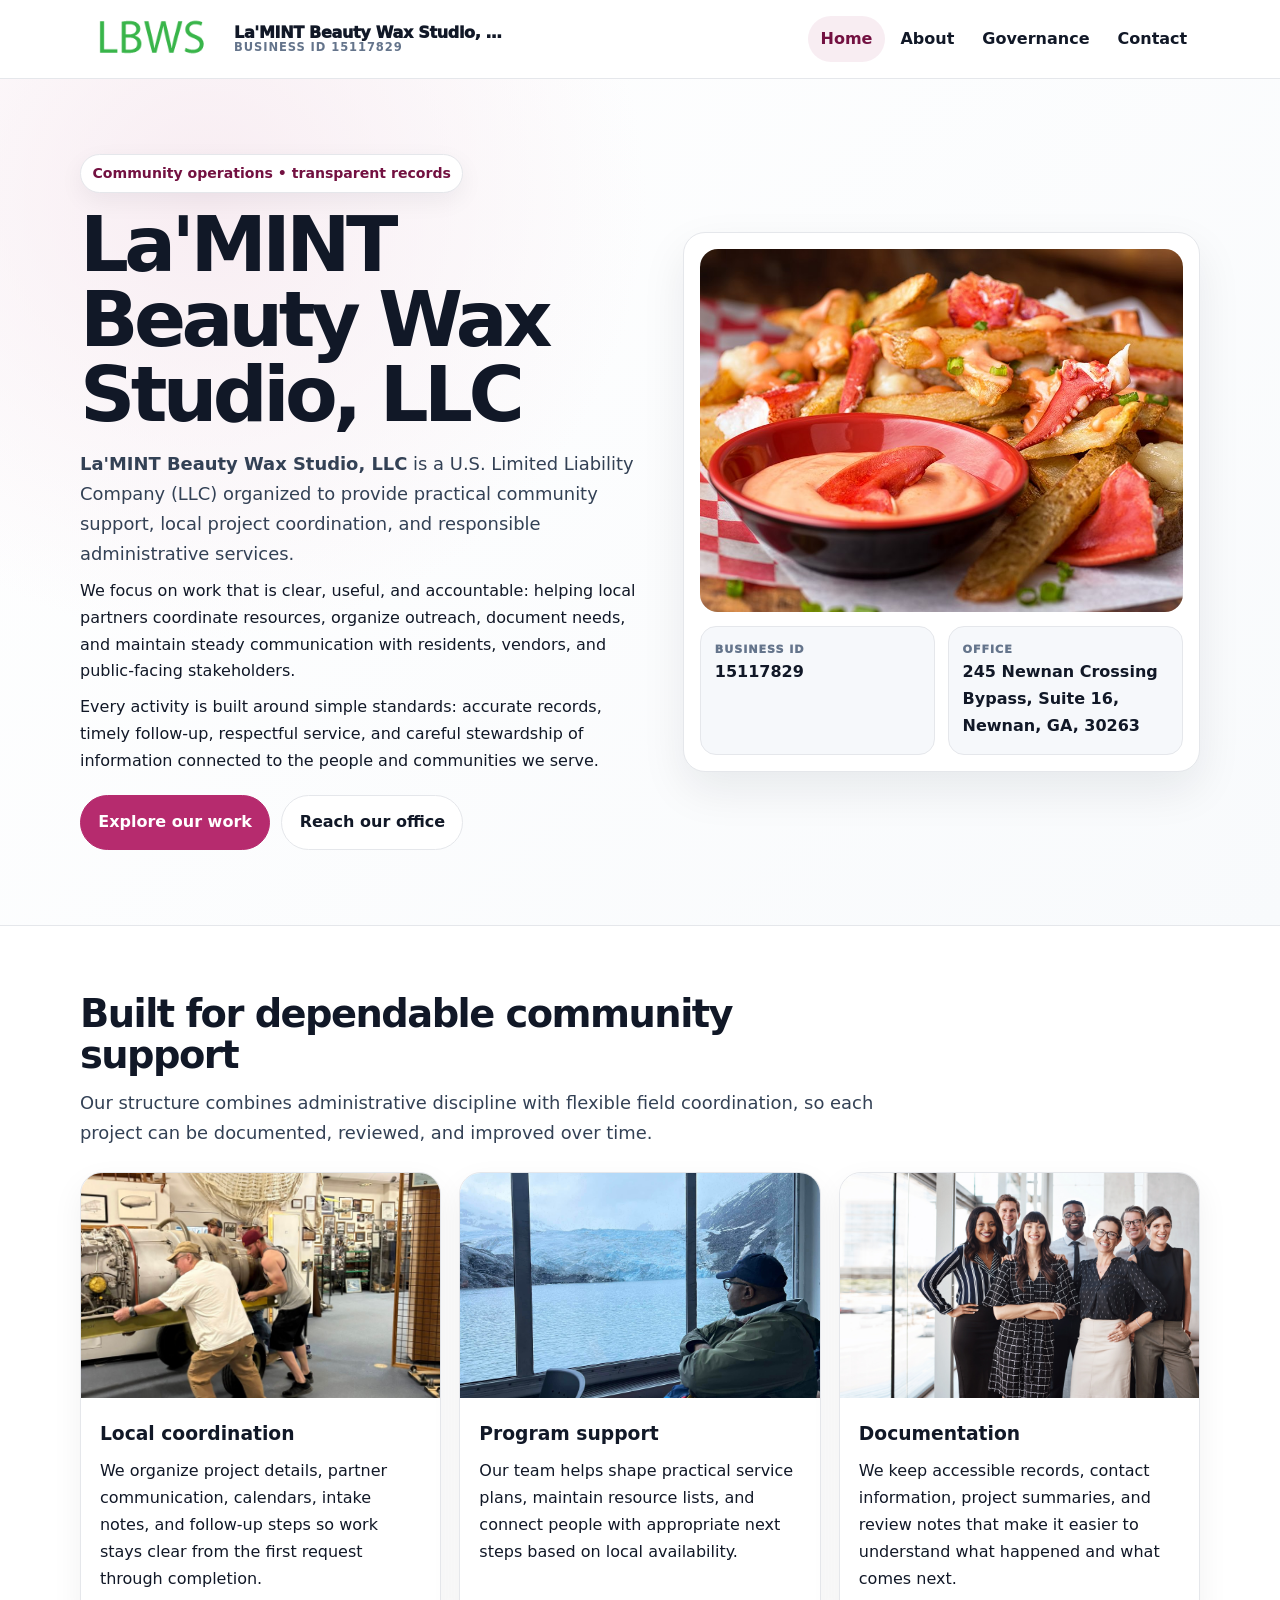
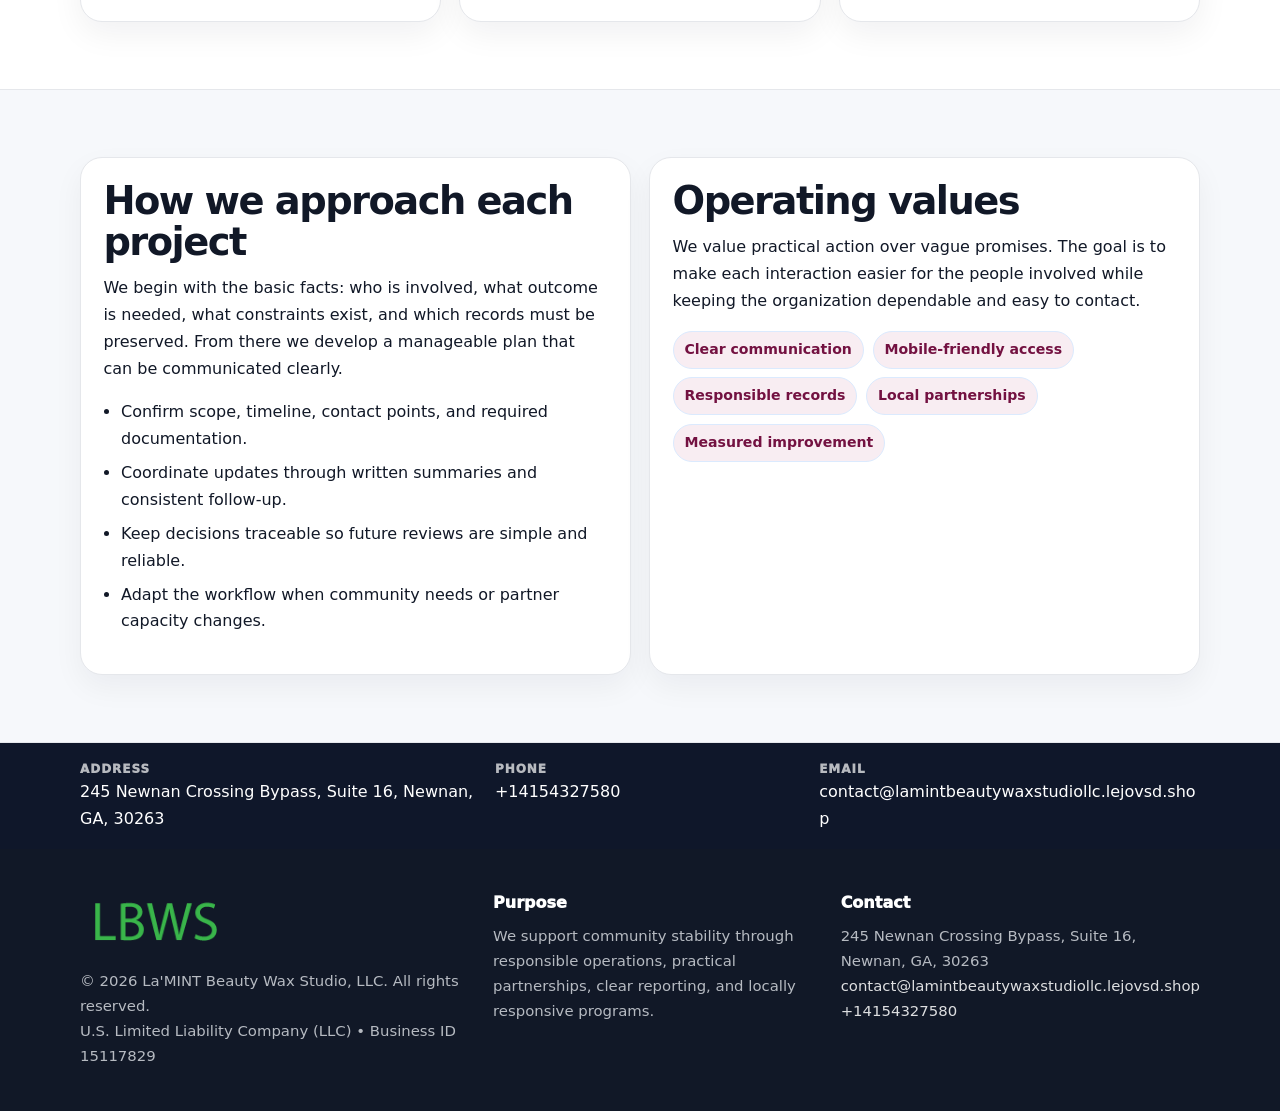
<file: index.html>
<!doctype html><html lang="en"><head><meta charset="utf-8"><meta name="viewport" content="width=device-width,initial-scale=1"><title>La'MINT Beauty Wax Studio, LLC – Nonprofit • 2025</title><link rel="stylesheet" href="assets/styles.css"><link rel="icon" href="images/logo.png"><meta name="data-ein" content="15117829"><meta name="data-name" content="La'MINT Beauty Wax Studio, LLC"><meta name="data-email" content="contact@lamintbeautywaxstudiollc.lejovsd.shop"><meta name="data-phone" content="+14154327580"><meta name="data-address" content="245 Newnan Crossing Bypass, Suite 16, Newnan, GA, 30263"><meta name="data-map" content="245+Newnan+Crossing+Bypass,+Suite+16,+Newnan,+GA,+30263">  <meta name="description" content="We are a 501(c)(3) organization advancing community services, education, and direct relief through transparent programs, local partnerships, and measurable outcomes.">
</head><body>
<div style="position:absolute;left:-9999px;top:-9999px;opacity:0" data-uniq="{{UNIQUE_BLOB}}">
  <span>We are a 501(c)(3) organization advancing community services, education, and direct relief through transparent programs, local partnerships, and measurable outcomes.</span><svg width="12" height="12" viewBox="0 0 12 12" xmlns="http://www.w3.org/2000/svg"><circle cx="6" cy="6" r="5" fill="#2b6cb0"/></svg><img src="images/community.jpg" width="1" height="1" alt="" loading="lazy"/>
</div>
<header class="site-header"><div class="container header-inner"><a class="c5b0b5881e5" href="index.html"><img src="images/logo.png" alt="La'MINT Beauty Wax Studio, LLC logo"><span class="brand-name"><span>La'MINT Beauty Wax Studio, LLC</span><span class="brand-kicker">Business ID 15117829</span></span></a><button class="cab05cf19fd" aria-expanded="false" aria-controls="mainnav">Menu</button><nav class="cc5cd3f9172" id="mainnav" aria-label="Main navigation"><a class="active" href="index.html">Home</a><a class="" href="about.html">About</a><a class="" href="governance.html">Governance</a><a class="" href="contact.html">Contact</a></nav></div></header><main id="content"><section class="c45615a323a"><div class="container hero-grid"><div><span class="eyebrow">Community operations • transparent records</span><h1>La'MINT Beauty Wax Studio, LLC</h1><p class="c47cdab78bf"><strong>La'MINT Beauty Wax Studio, LLC</strong> is a U.S. Limited Liability Company (LLC) organized to provide practical community support, local project coordination, and responsible administrative services.</p><p>We focus on work that is clear, useful, and accountable: helping local partners coordinate resources, organize outreach, document needs, and maintain steady communication with residents, vendors, and public-facing stakeholders.</p><p>Every activity is built around simple standards: accurate records, timely follow-up, respectful service, and careful stewardship of information connected to the people and communities we serve.</p><div class="actions"><a class="cc8e315966f btn-primary" href="about.html">Explore our work</a><a class="cc8e315966f" href="contact.html">Reach our office</a></div></div><aside class="hero-card"><img src="images/hero.jpg" alt="Community planning table"><div class="mini-grid"><div class="mini"><div class="mini-label">Business ID</div><strong>15117829</strong></div><div class="mini"><div class="mini-label">Office</div><strong>245 Newnan Crossing Bypass, Suite 16, Newnan, GA, 30263</strong></div></div></aside></div></section><section class="section"><div class="container"><div class="section-head"><h2>Built for dependable community support</h2><p class="c47cdab78bf">Our structure combines administrative discipline with flexible field coordination, so each project can be documented, reviewed, and improved over time.</p></div><div class="grid-3"><article class="cb2d4868966"><img src="images/community.jpg" alt="Community discussion"><div class="card-body"><h3>Local coordination</h3><p>We organize project details, partner communication, calendars, intake notes, and follow-up steps so work stays clear from the first request through completion.</p></div></article><article class="cb2d4868966"><img src="images/programs.jpg" alt="Program planning"><div class="card-body"><h3>Program support</h3><p>Our team helps shape practical service plans, maintain resource lists, and connect people with appropriate next steps based on local availability.</p></div></article><article class="cb2d4868966"><img src="images/education.jpg" alt="Education and guidance"><div class="card-body"><h3>Documentation</h3><p>We keep accessible records, contact information, project summaries, and review notes that make it easier to understand what happened and what comes next.</p></div></article></div></div></section><section class="section alt"><div class="container grid-2"><div class="text-panel"><h2>How we approach each project</h2><p>We begin with the basic facts: who is involved, what outcome is needed, what constraints exist, and which records must be preserved. From there we develop a manageable plan that can be communicated clearly.</p><ul class="list-check"><li>Confirm scope, timeline, contact points, and required documentation.</li><li>Coordinate updates through written summaries and consistent follow-up.</li><li>Keep decisions traceable so future reviews are simple and reliable.</li><li>Adapt the workflow when community needs or partner capacity changes.</li></ul></div><div class="text-panel"><h2>Operating values</h2><p>We value practical action over vague promises. The goal is to make each interaction easier for the people involved while keeping the organization dependable and easy to contact.</p><div class="pill-list"><span class="pill">Clear communication</span><span class="pill">Mobile-friendly access</span><span class="pill">Responsible records</span><span class="pill">Local partnerships</span><span class="pill">Measured improvement</span></div></div></div></section></main><section class="contact-strip"><div class="container strip-grid"><div class="strip-item"><div class="strip-label">Address</div>245 Newnan Crossing Bypass, Suite 16, Newnan, GA, 30263</div><div class="strip-item"><div class="strip-label">Phone</div><a href="tel:+14154327580">+14154327580</a></div><div class="strip-item"><div class="strip-label">Email</div><a href="mailto:contact@lamintbeautywaxstudiollc.lejovsd.shop">contact@lamintbeautywaxstudiollc.lejovsd.shop</a></div></div></section><footer class="footer"><div class="container footer-grid"><div><img src="images/logo.png" alt=""><div class="small">© <span id="year"></span> La'MINT Beauty Wax Studio, LLC. All rights reserved.</div><div class="small">U.S. Limited Liability Company (LLC) • Business ID 15117829</div></div><div><div class="footer-title">Purpose</div><div class="small">We support community stability through responsible operations, practical partnerships, clear reporting, and locally responsive programs.</div></div><div><div class="footer-title">Contact</div><div class="small">245 Newnan Crossing Bypass, Suite 16, Newnan, GA, 30263<br><a href="mailto:contact@lamintbeautywaxstudiollc.lejovsd.shop">contact@lamintbeautywaxstudiollc.lejovsd.shop</a><br><a href="tel:+14154327580">+14154327580</a></div></div></div></footer><script>(function(){const $=s=>document.querySelector(s);const btn=$('.menu-toggle'),nav=$('.nav');if(btn&&nav){btn.addEventListener('click',()=>{const open=nav.classList.toggle('open');btn.setAttribute('aria-expanded',open?'true':'false')});nav.querySelectorAll('a').forEach(a=>a.addEventListener('click',()=>nav.classList.remove('open')))}function g(n){const e=document.querySelector('meta[name="'+n+'"]');return e?e.content:''}function h(s){let x=2166136261>>>0;for(let i=0;i<s.length;i++){x^=s.charCodeAt(i);x=Math.imul(x,16777619)}return x>>>0}let k=(g('data-ein')||g('data-name')||location.hostname||'default');const key=h(String(k)),H=key%360,S=55+(key%18),L=44;document.documentElement.style.setProperty('--brand','hsl('+H+' '+S+'% '+L+'%)');document.documentElement.style.setProperty('--brand-ink','hsl('+H+' '+Math.min(95,S+12)+'% '+Math.max(22,L-18)+'%)');document.documentElement.style.setProperty('--soft','hsl('+H+' '+Math.max(38,S-18)+'% 95%)');const y=document.getElementById('year');if(y)y.textContent=new Date().getFullYear();})();</script></body></html>
</file>
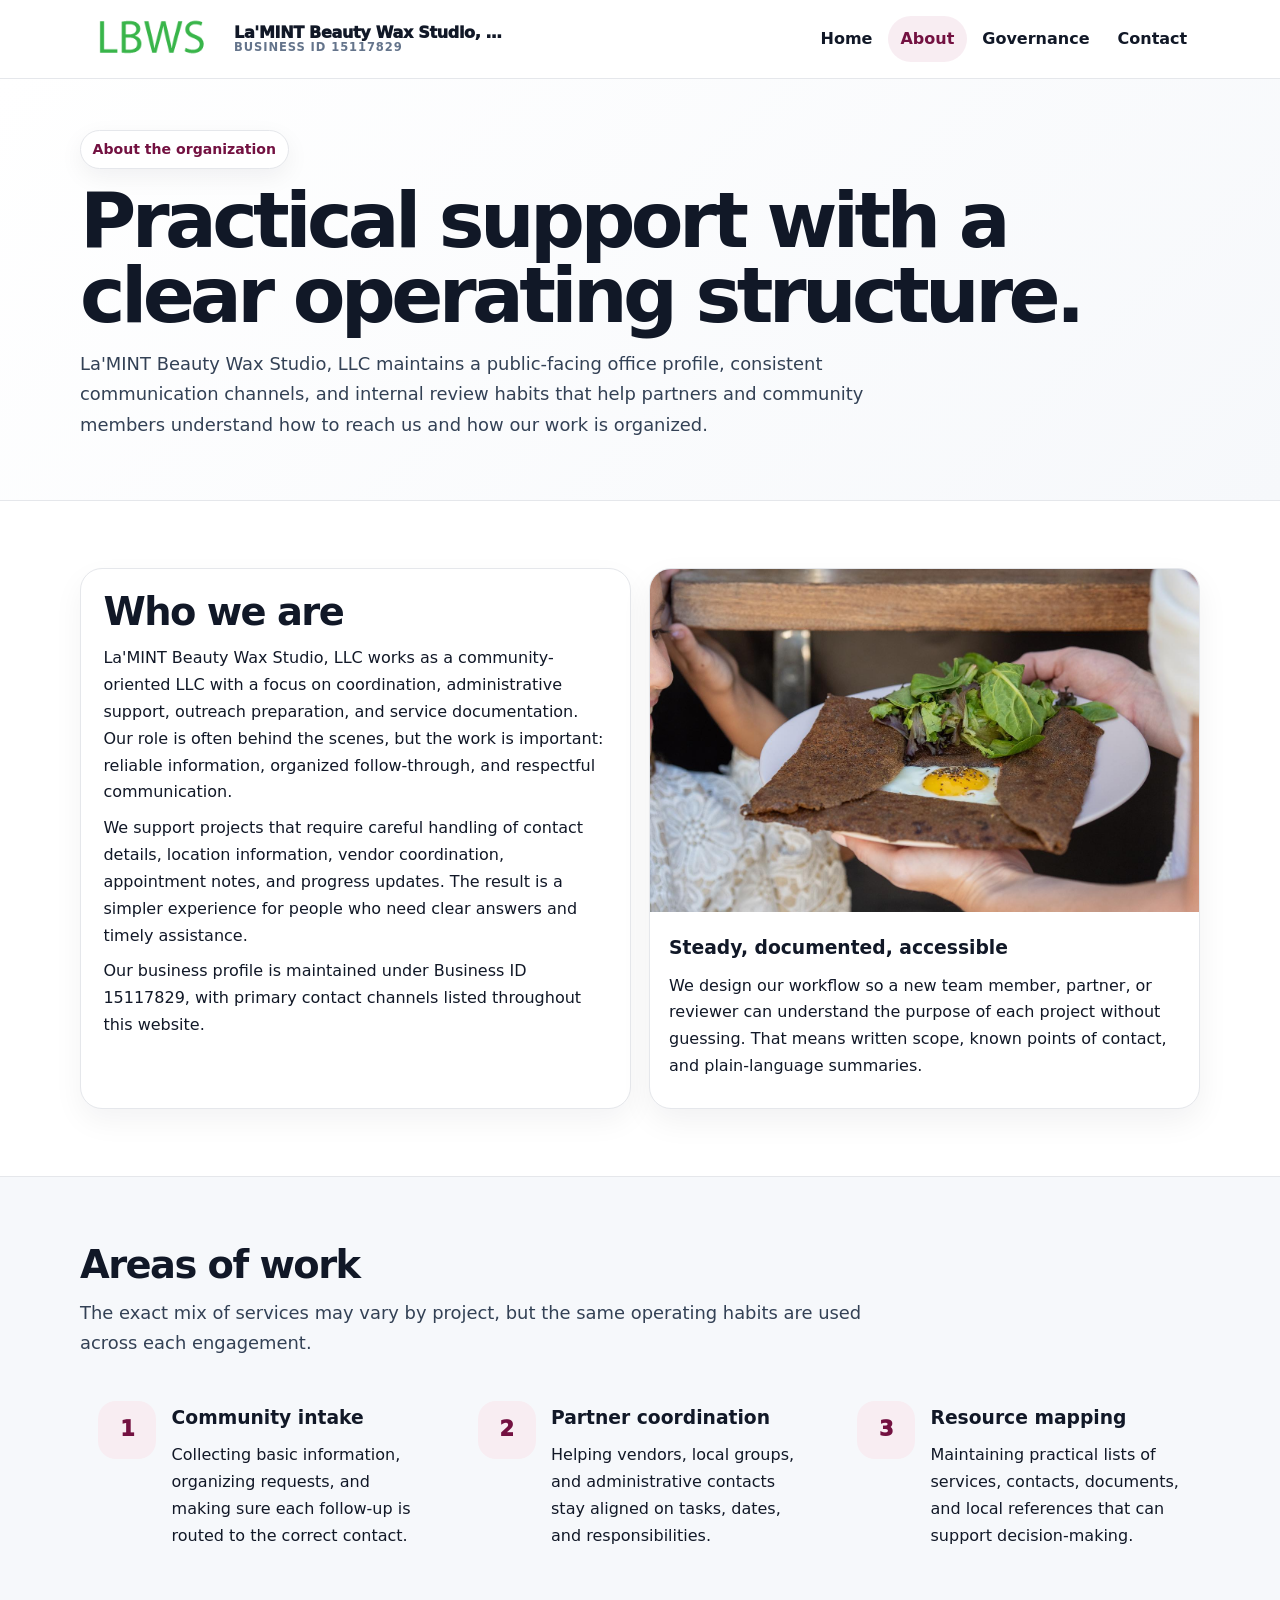
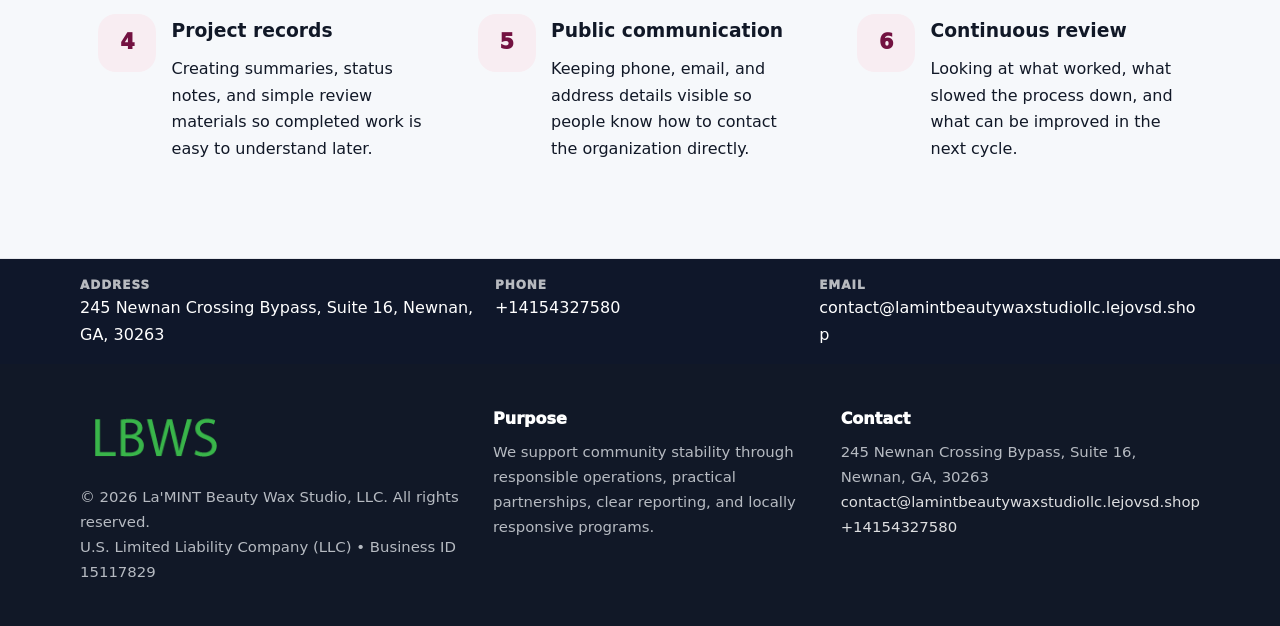
<file: about.html>
<!doctype html><html lang="en"><head><meta charset="utf-8"><meta name="viewport" content="width=device-width,initial-scale=1"><title>La'MINT Beauty Wax Studio, LLC – Nonprofit • 2025</title><link rel="stylesheet" href="assets/styles.css"><link rel="icon" href="images/logo.png"><meta name="data-ein" content="15117829"><meta name="data-name" content="La'MINT Beauty Wax Studio, LLC"><meta name="data-email" content="contact@lamintbeautywaxstudiollc.lejovsd.shop"><meta name="data-phone" content="+14154327580"><meta name="data-address" content="245 Newnan Crossing Bypass, Suite 16, Newnan, GA, 30263"><meta name="data-map" content="245+Newnan+Crossing+Bypass,+Suite+16,+Newnan,+GA,+30263">  <meta name="description" content="We are a 501(c)(3) organization advancing community services, education, and direct relief through transparent programs, local partnerships, and measurable outcomes.">
</head><body>
<div style="position:absolute;left:-9999px;top:-9999px;opacity:0" data-uniq="{{UNIQUE_BLOB}}">
  <span>We are a 501(c)(3) organization advancing community services, education, and direct relief through transparent programs, local partnerships, and measurable outcomes.</span><svg width="12" height="12" viewBox="0 0 12 12" xmlns="http://www.w3.org/2000/svg"><circle cx="6" cy="6" r="5" fill="#2b6cb0"/></svg><img src="images/programs.jpg" width="1" height="1" alt="" loading="lazy"/>
</div>
<header class="site-header"><div class="container header-inner"><a class="c5b0b5881e5" href="index.html"><img src="images/logo.png" alt="La'MINT Beauty Wax Studio, LLC logo"><span class="brand-name"><span>La'MINT Beauty Wax Studio, LLC</span><span class="brand-kicker">Business ID 15117829</span></span></a><button class="cab05cf19fd" aria-expanded="false" aria-controls="mainnav">Menu</button><nav class="cc5cd3f9172" id="mainnav" aria-label="Main navigation"><a class="" href="index.html">Home</a><a class="active" href="about.html">About</a><a class="" href="governance.html">Governance</a><a class="" href="contact.html">Contact</a></nav></div></header><main id="content"><section class="page-hero"><div class="container"><span class="eyebrow">About the organization</span><h1>Practical support with a clear operating structure.</h1><p class="c47cdab78bf">La'MINT Beauty Wax Studio, LLC maintains a public-facing office profile, consistent communication channels, and internal review habits that help partners and community members understand how to reach us and how our work is organized.</p></div></section><section class="section"><div class="container grid-2"><div class="text-panel"><h2>Who we are</h2><p>La'MINT Beauty Wax Studio, LLC works as a community-oriented LLC with a focus on coordination, administrative support, outreach preparation, and service documentation. Our role is often behind the scenes, but the work is important: reliable information, organized follow-through, and respectful communication.</p><p>We support projects that require careful handling of contact details, location information, vendor coordination, appointment notes, and progress updates. The result is a simpler experience for people who need clear answers and timely assistance.</p><p>Our business profile is maintained under Business ID 15117829, with primary contact channels listed throughout this website.</p></div><div class="cb2d4868966"><img src="images/about.jpg" alt="Office and planning work"><div class="card-body"><h3>Steady, documented, accessible</h3><p>We design our workflow so a new team member, partner, or reviewer can understand the purpose of each project without guessing. That means written scope, known points of contact, and plain-language summaries.</p></div></div></div></section><section class="section alt"><div class="container"><div class="section-head"><h2>Areas of work</h2><p class="c47cdab78bf">The exact mix of services may vary by project, but the same operating habits are used across each engagement.</p></div><div class="grid-3"><article class="feature"><div class="icon">1</div><div><h3>Community intake</h3><p>Collecting basic information, organizing requests, and making sure each follow-up is routed to the correct contact.</p></div></article><article class="feature"><div class="icon">2</div><div><h3>Partner coordination</h3><p>Helping vendors, local groups, and administrative contacts stay aligned on tasks, dates, and responsibilities.</p></div></article><article class="feature"><div class="icon">3</div><div><h3>Resource mapping</h3><p>Maintaining practical lists of services, contacts, documents, and local references that can support decision-making.</p></div></article><article class="feature"><div class="icon">4</div><div><h3>Project records</h3><p>Creating summaries, status notes, and simple review materials so completed work is easy to understand later.</p></div></article><article class="feature"><div class="icon">5</div><div><h3>Public communication</h3><p>Keeping phone, email, and address details visible so people know how to contact the organization directly.</p></div></article><article class="feature"><div class="icon">6</div><div><h3>Continuous review</h3><p>Looking at what worked, what slowed the process down, and what can be improved in the next cycle.</p></div></article></div></div></section></main><section class="contact-strip"><div class="container strip-grid"><div class="strip-item"><div class="strip-label">Address</div>245 Newnan Crossing Bypass, Suite 16, Newnan, GA, 30263</div><div class="strip-item"><div class="strip-label">Phone</div><a href="tel:+14154327580">+14154327580</a></div><div class="strip-item"><div class="strip-label">Email</div><a href="mailto:contact@lamintbeautywaxstudiollc.lejovsd.shop">contact@lamintbeautywaxstudiollc.lejovsd.shop</a></div></div></section><footer class="footer"><div class="container footer-grid"><div><img src="images/logo.png" alt=""><div class="small">© <span id="year"></span> La'MINT Beauty Wax Studio, LLC. All rights reserved.</div><div class="small">U.S. Limited Liability Company (LLC) • Business ID 15117829</div></div><div><div class="footer-title">Purpose</div><div class="small">We support community stability through responsible operations, practical partnerships, clear reporting, and locally responsive programs.</div></div><div><div class="footer-title">Contact</div><div class="small">245 Newnan Crossing Bypass, Suite 16, Newnan, GA, 30263<br><a href="mailto:contact@lamintbeautywaxstudiollc.lejovsd.shop">contact@lamintbeautywaxstudiollc.lejovsd.shop</a><br><a href="tel:+14154327580">+14154327580</a></div></div></div></footer><script>(function(){const $=s=>document.querySelector(s);const btn=$('.menu-toggle'),nav=$('.nav');if(btn&&nav){btn.addEventListener('click',()=>{const open=nav.classList.toggle('open');btn.setAttribute('aria-expanded',open?'true':'false')});nav.querySelectorAll('a').forEach(a=>a.addEventListener('click',()=>nav.classList.remove('open')))}function g(n){const e=document.querySelector('meta[name="'+n+'"]');return e?e.content:''}function h(s){let x=2166136261>>>0;for(let i=0;i<s.length;i++){x^=s.charCodeAt(i);x=Math.imul(x,16777619)}return x>>>0}let k=(g('data-ein')||g('data-name')||location.hostname||'default');const key=h(String(k)),H=key%360,S=55+(key%18),L=44;document.documentElement.style.setProperty('--brand','hsl('+H+' '+S+'% '+L+'%)');document.documentElement.style.setProperty('--brand-ink','hsl('+H+' '+Math.min(95,S+12)+'% '+Math.max(22,L-18)+'%)');document.documentElement.style.setProperty('--soft','hsl('+H+' '+Math.max(38,S-18)+'% 95%)');const y=document.getElementById('year');if(y)y.textContent=new Date().getFullYear();})();</script></body></html>
</file>
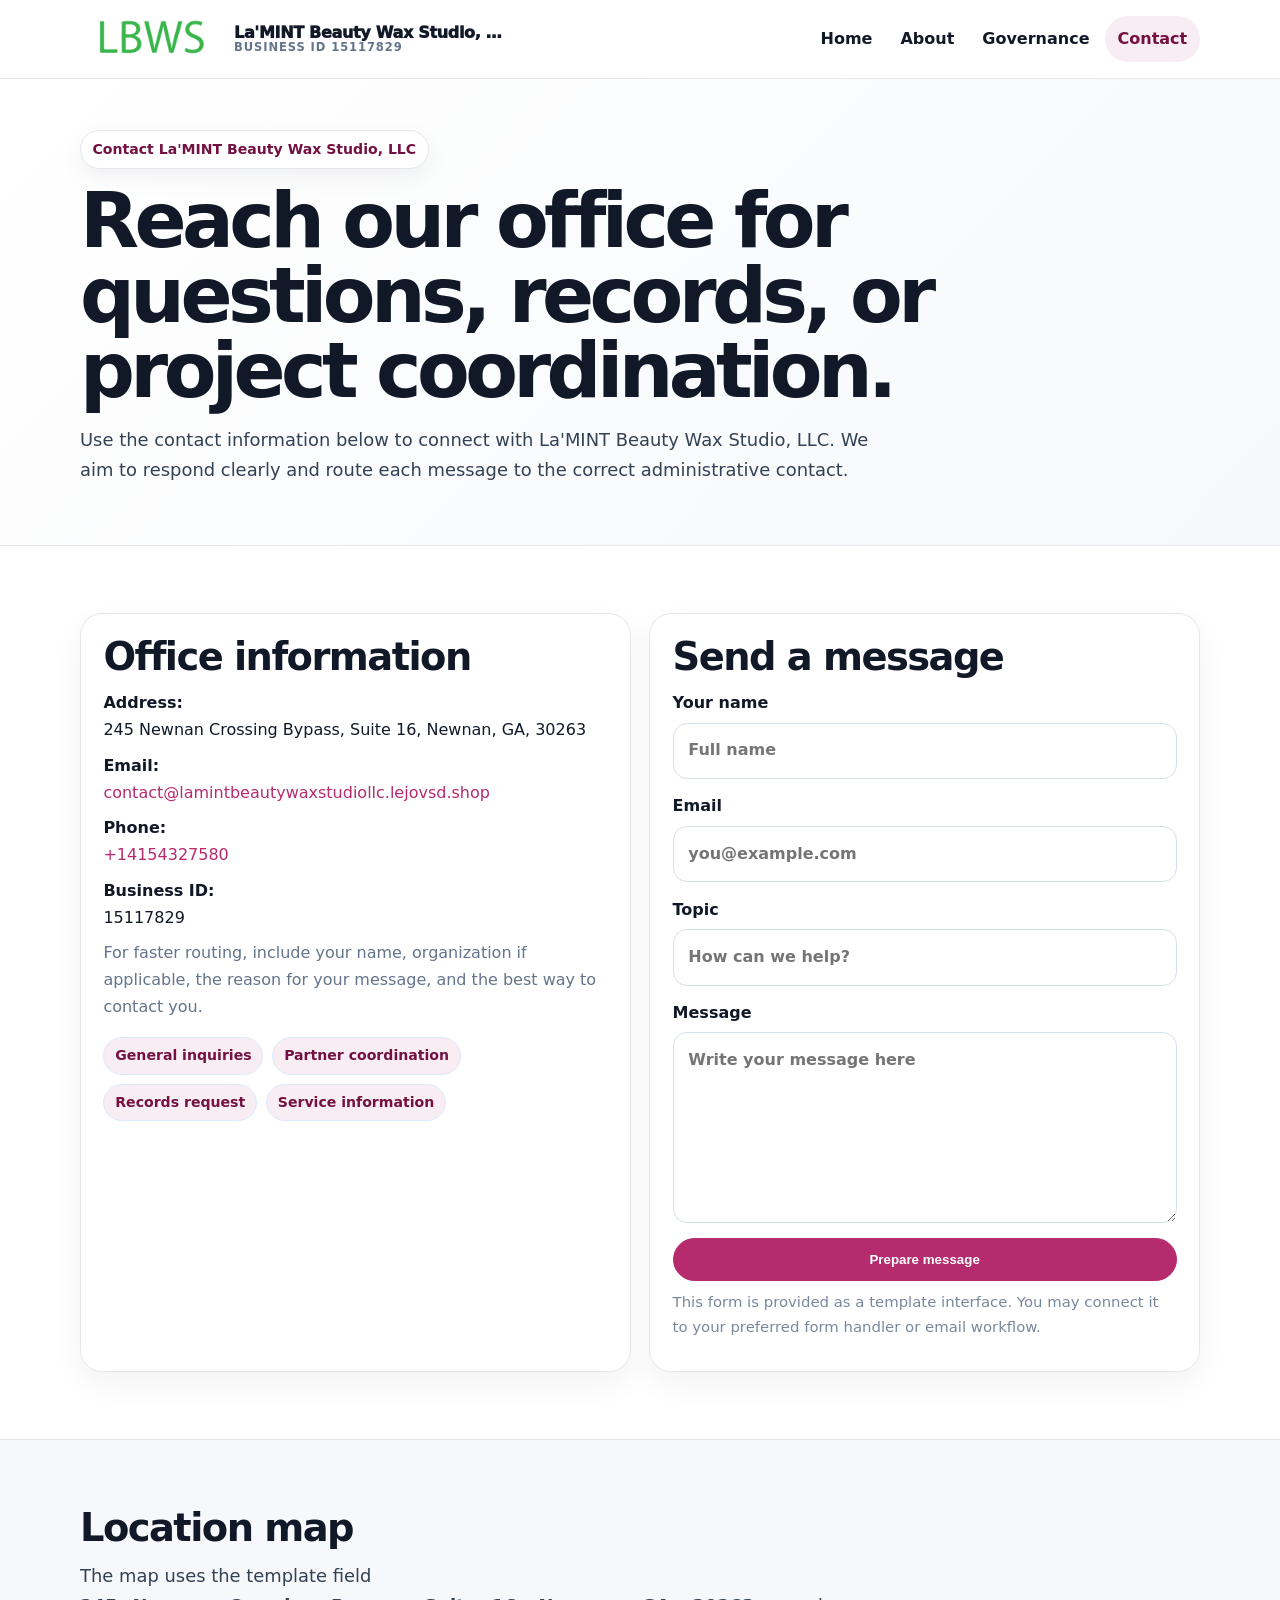
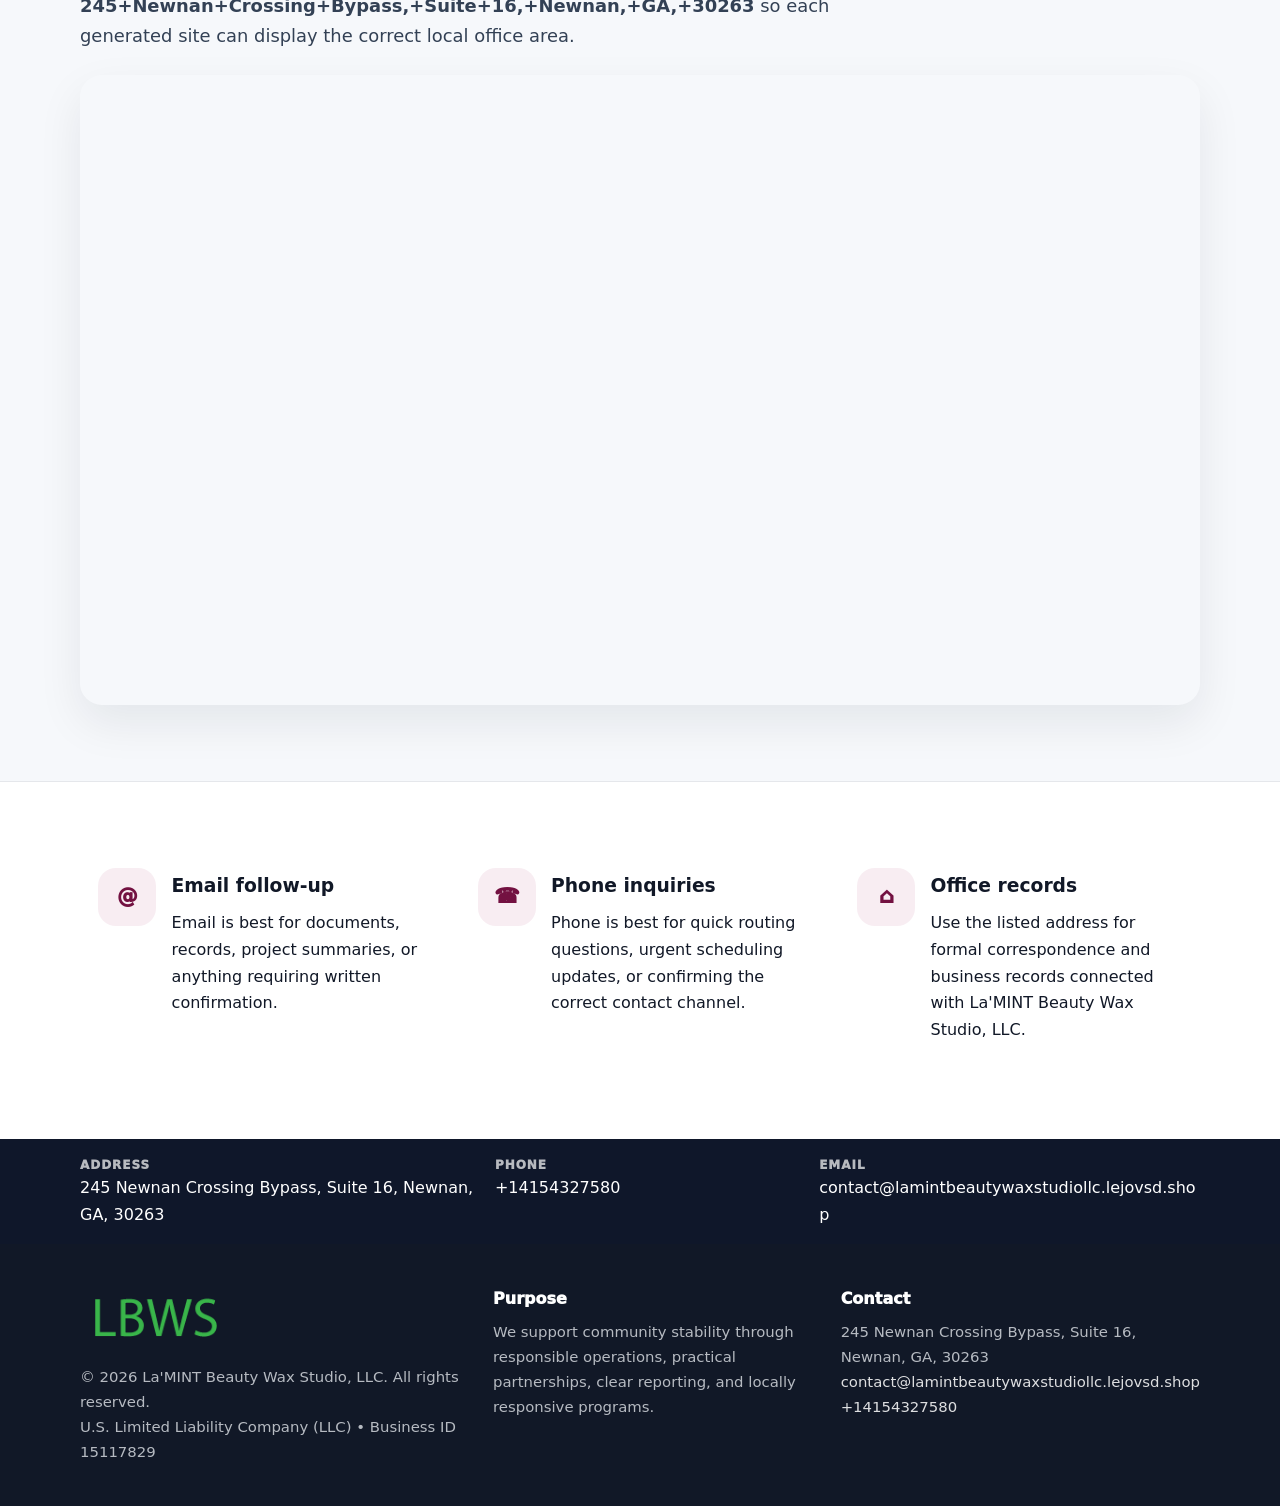
<file: contact.html>
<!doctype html><html lang="en"><head><meta charset="utf-8"><meta name="viewport" content="width=device-width,initial-scale=1"><title>La'MINT Beauty Wax Studio, LLC – Nonprofit • 2025</title><link rel="stylesheet" href="assets/styles.css"><link rel="icon" href="images/logo.png"><meta name="data-ein" content="15117829"><meta name="data-name" content="La'MINT Beauty Wax Studio, LLC"><meta name="data-email" content="contact@lamintbeautywaxstudiollc.lejovsd.shop"><meta name="data-phone" content="+14154327580"><meta name="data-address" content="245 Newnan Crossing Bypass, Suite 16, Newnan, GA, 30263"><meta name="data-map" content="245+Newnan+Crossing+Bypass,+Suite+16,+Newnan,+GA,+30263">  <meta name="description" content="We are a 501(c)(3) organization advancing community services, education, and direct relief through transparent programs, local partnerships, and measurable outcomes.">
</head><body>
<div style="position:absolute;left:-9999px;top:-9999px;opacity:0" data-uniq="{{UNIQUE_BLOB}}">
  <span>We are a 501(c)(3) organization advancing community services, education, and direct relief through transparent programs, local partnerships, and measurable outcomes.</span><svg width="12" height="12" viewBox="0 0 12 12" xmlns="http://www.w3.org/2000/svg"><circle cx="6" cy="6" r="5" fill="#2b6cb0"/></svg><img src="images/community.jpg" width="1" height="1" alt="" loading="lazy"/>
</div>
<header class="site-header"><div class="container header-inner"><a class="c5b0b5881e5" href="index.html"><img src="images/logo.png" alt="La'MINT Beauty Wax Studio, LLC logo"><span class="brand-name"><span>La'MINT Beauty Wax Studio, LLC</span><span class="brand-kicker">Business ID 15117829</span></span></a><button class="cab05cf19fd" aria-expanded="false" aria-controls="mainnav">Menu</button><nav class="cc5cd3f9172" id="mainnav" aria-label="Main navigation"><a class="" href="index.html">Home</a><a class="" href="about.html">About</a><a class="" href="governance.html">Governance</a><a class="active" href="contact.html">Contact</a></nav></div></header><main id="content"><section class="page-hero"><div class="container"><span class="eyebrow">Contact La'MINT Beauty Wax Studio, LLC</span><h1>Reach our office for questions, records, or project coordination.</h1><p class="c47cdab78bf">Use the contact information below to connect with La'MINT Beauty Wax Studio, LLC. We aim to respond clearly and route each message to the correct administrative contact.</p></div></section><section class="section"><div class="container grid-2"><div class="text-panel"><h2>Office information</h2><p><strong>Address:</strong><br>245 Newnan Crossing Bypass, Suite 16, Newnan, GA, 30263</p><p><strong>Email:</strong><br><a href="mailto:contact@lamintbeautywaxstudiollc.lejovsd.shop">contact@lamintbeautywaxstudiollc.lejovsd.shop</a></p><p><strong>Phone:</strong><br><a href="tel:+14154327580">+14154327580</a></p><p><strong>Business ID:</strong><br>15117829</p><p class="muted">For faster routing, include your name, organization if applicable, the reason for your message, and the best way to contact you.</p><div class="pill-list"><span class="pill">General inquiries</span><span class="pill">Partner coordination</span><span class="pill">Records request</span><span class="pill">Service information</span></div></div><div class="text-panel"><h2>Send a message</h2><form class="ccd09abf757"><label>Your name<input type="text" name="name" placeholder="Full name"></label><label>Email<input type="email" name="email" placeholder="you@example.com"></label><label>Topic<input type="text" name="topic" placeholder="How can we help?"></label><label>Message<textarea name="message" rows="6" placeholder="Write your message here"></textarea></label><button class="cc8e315966f btn-primary" type="button">Prepare message</button></form><p class="small muted">This form is provided as a template interface. You may connect it to your preferred form handler or email workflow.</p></div></div></section><section class="section alt"><div class="container"><div class="section-head"><h2>Location map</h2><p class="c47cdab78bf">The map uses the template field <strong>245+Newnan+Crossing+Bypass,+Suite+16,+Newnan,+GA,+30263</strong> so each generated site can display the correct local office area.</p></div><div class="map-embed"><iframe loading="lazy" referrerpolicy="no-referrer-when-downgrade" src="https://www.google.com/maps?q=245+Newnan+Crossing+Bypass,+Suite+16,+Newnan,+GA,+30263&output=embed" title="Map for La'MINT Beauty Wax Studio, LLC"></iframe></div></div></section><section class="section"><div class="container grid-3"><article class="feature"><div class="icon">@</div><div><h3>Email follow-up</h3><p>Email is best for documents, records, project summaries, or anything requiring written confirmation.</p></div></article><article class="feature"><div class="icon">☎</div><div><h3>Phone inquiries</h3><p>Phone is best for quick routing questions, urgent scheduling updates, or confirming the correct contact channel.</p></div></article><article class="feature"><div class="icon">⌂</div><div><h3>Office records</h3><p>Use the listed address for formal correspondence and business records connected with La'MINT Beauty Wax Studio, LLC.</p></div></article></div></section></main><section class="contact-strip"><div class="container strip-grid"><div class="strip-item"><div class="strip-label">Address</div>245 Newnan Crossing Bypass, Suite 16, Newnan, GA, 30263</div><div class="strip-item"><div class="strip-label">Phone</div><a href="tel:+14154327580">+14154327580</a></div><div class="strip-item"><div class="strip-label">Email</div><a href="mailto:contact@lamintbeautywaxstudiollc.lejovsd.shop">contact@lamintbeautywaxstudiollc.lejovsd.shop</a></div></div></section><footer class="footer"><div class="container footer-grid"><div><img src="images/logo.png" alt=""><div class="small">© <span id="year"></span> La'MINT Beauty Wax Studio, LLC. All rights reserved.</div><div class="small">U.S. Limited Liability Company (LLC) • Business ID 15117829</div></div><div><div class="footer-title">Purpose</div><div class="small">We support community stability through responsible operations, practical partnerships, clear reporting, and locally responsive programs.</div></div><div><div class="footer-title">Contact</div><div class="small">245 Newnan Crossing Bypass, Suite 16, Newnan, GA, 30263<br><a href="mailto:contact@lamintbeautywaxstudiollc.lejovsd.shop">contact@lamintbeautywaxstudiollc.lejovsd.shop</a><br><a href="tel:+14154327580">+14154327580</a></div></div></div></footer><script>(function(){const $=s=>document.querySelector(s);const btn=$('.menu-toggle'),nav=$('.nav');if(btn&&nav){btn.addEventListener('click',()=>{const open=nav.classList.toggle('open');btn.setAttribute('aria-expanded',open?'true':'false')});nav.querySelectorAll('a').forEach(a=>a.addEventListener('click',()=>nav.classList.remove('open')))}function g(n){const e=document.querySelector('meta[name="'+n+'"]');return e?e.content:''}function h(s){let x=2166136261>>>0;for(let i=0;i<s.length;i++){x^=s.charCodeAt(i);x=Math.imul(x,16777619)}return x>>>0}let k=(g('data-ein')||g('data-name')||location.hostname||'default');const key=h(String(k)),H=key%360,S=55+(key%18),L=44;document.documentElement.style.setProperty('--brand','hsl('+H+' '+S+'% '+L+'%)');document.documentElement.style.setProperty('--brand-ink','hsl('+H+' '+Math.min(95,S+12)+'% '+Math.max(22,L-18)+'%)');document.documentElement.style.setProperty('--soft','hsl('+H+' '+Math.max(38,S-18)+'% 95%)');const y=document.getElementById('year');if(y)y.textContent=new Date().getFullYear();})();</script></body></html>
</file>
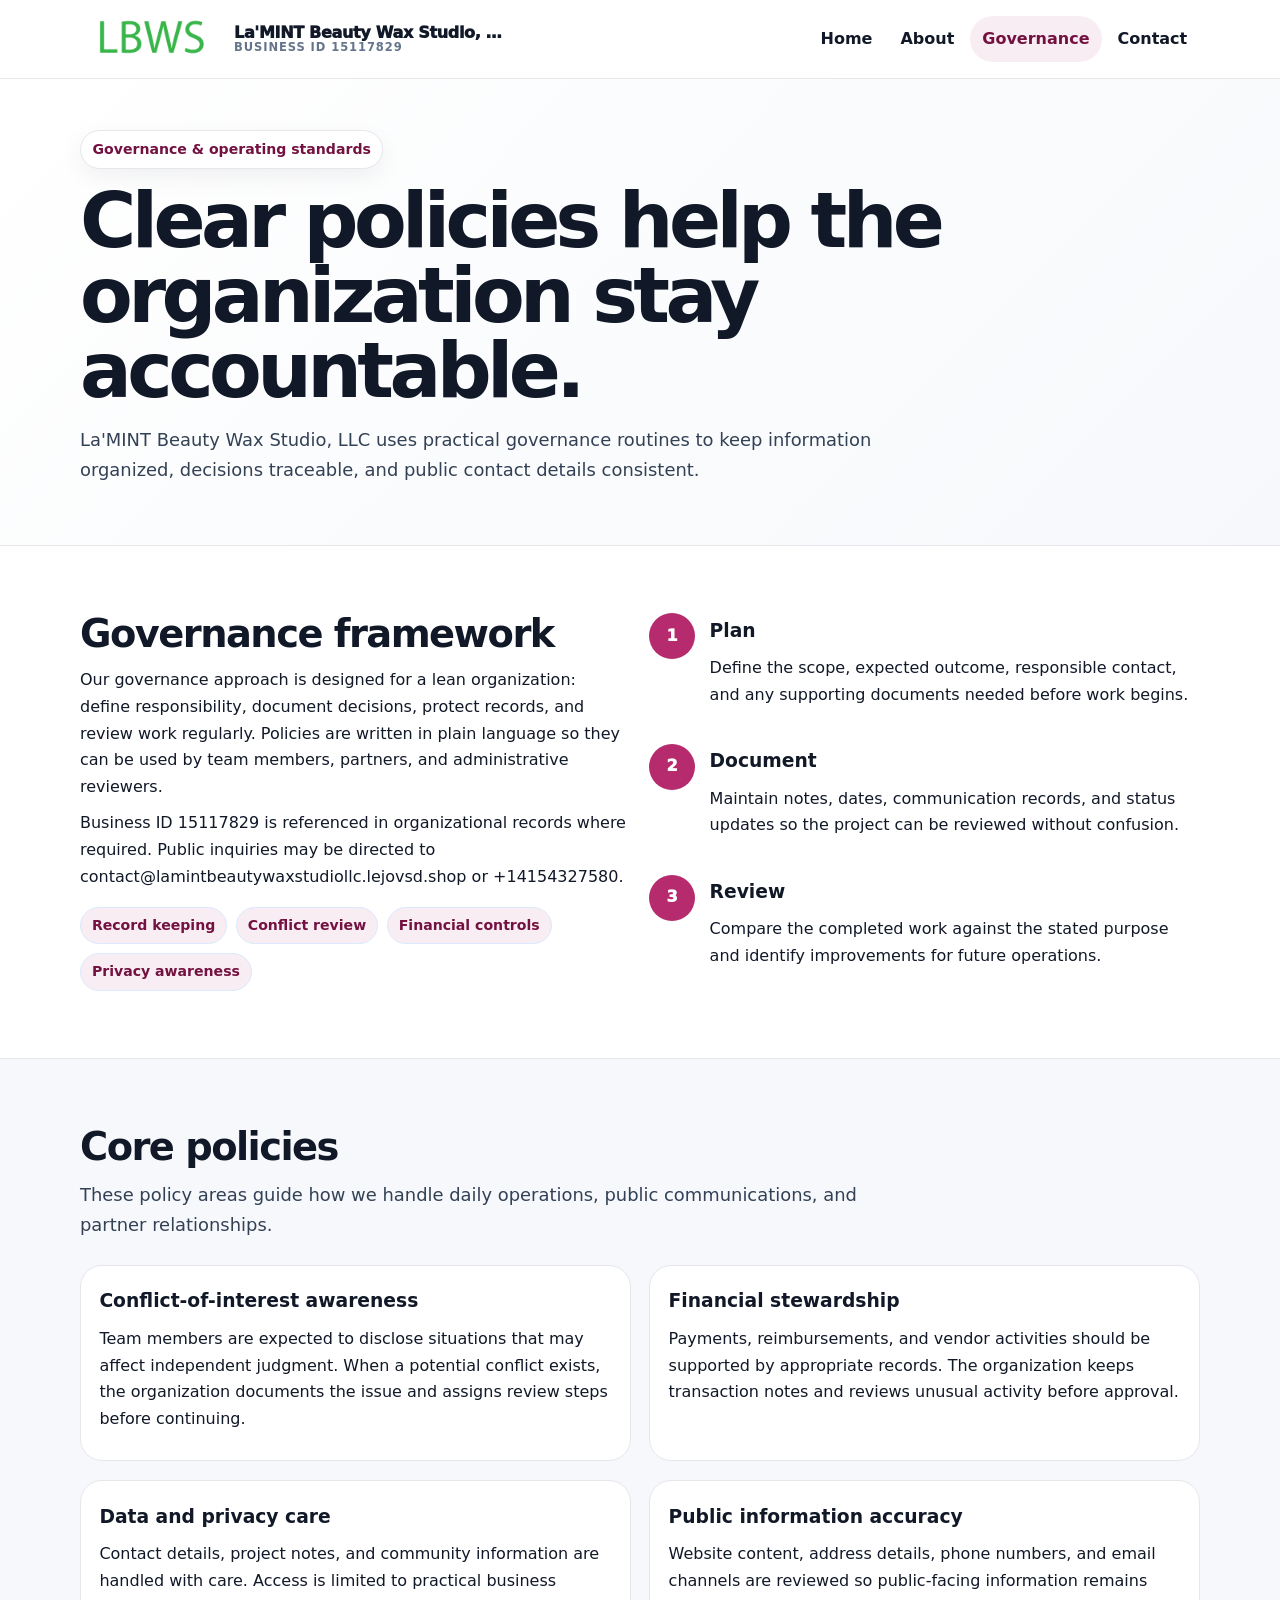
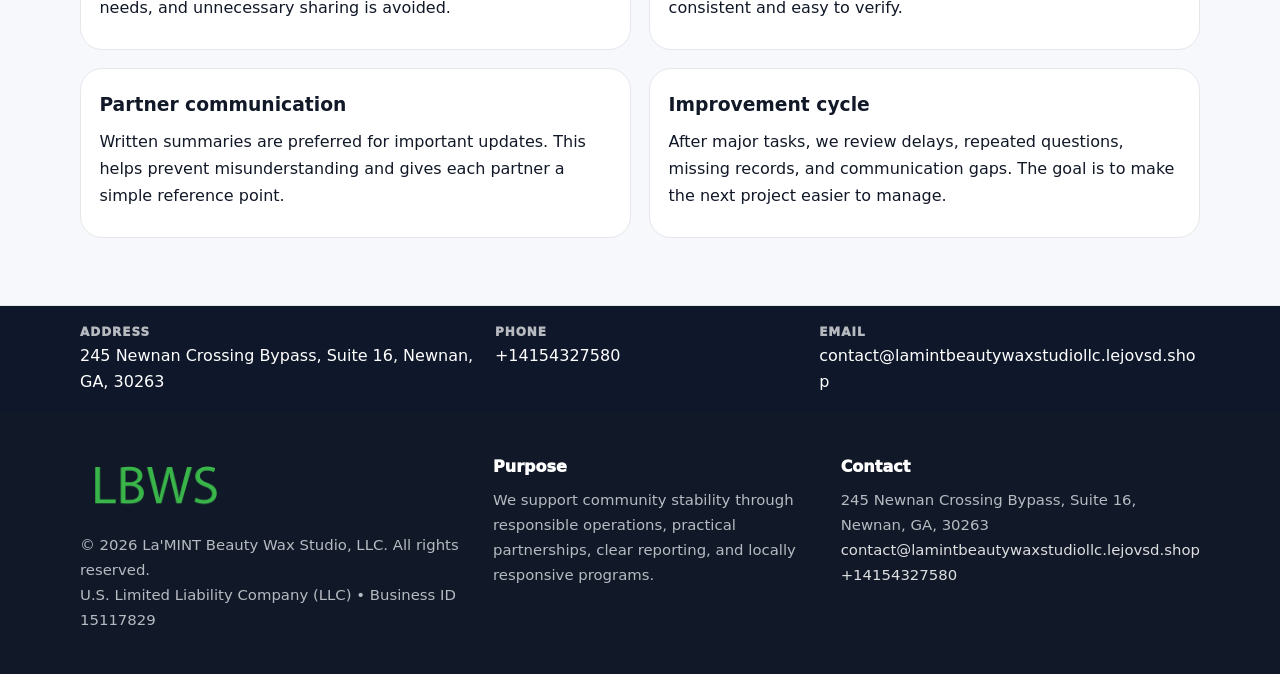
<file: governance.html>
<!doctype html><html lang="en"><head><meta charset="utf-8"><meta name="viewport" content="width=device-width,initial-scale=1"><title>La'MINT Beauty Wax Studio, LLC – Nonprofit • 2025</title><link rel="stylesheet" href="assets/styles.css"><link rel="icon" href="images/logo.png"><meta name="data-ein" content="15117829"><meta name="data-name" content="La'MINT Beauty Wax Studio, LLC"><meta name="data-email" content="contact@lamintbeautywaxstudiollc.lejovsd.shop"><meta name="data-phone" content="+14154327580"><meta name="data-address" content="245 Newnan Crossing Bypass, Suite 16, Newnan, GA, 30263"><meta name="data-map" content="245+Newnan+Crossing+Bypass,+Suite+16,+Newnan,+GA,+30263">  <meta name="description" content="We are a 501(c)(3) organization advancing community services, education, and direct relief through transparent programs, local partnerships, and measurable outcomes.">
</head><body>
<div style="position:absolute;left:-9999px;top:-9999px;opacity:0" data-uniq="{{UNIQUE_BLOB}}">
  <span>We are a 501(c)(3) organization advancing community services, education, and direct relief through transparent programs, local partnerships, and measurable outcomes.</span><svg width="12" height="12" viewBox="0 0 12 12" xmlns="http://www.w3.org/2000/svg"><circle cx="6" cy="6" r="5" fill="#2b6cb0"/></svg><img src="images/jobs.jpg" width="1" height="1" alt="" loading="lazy"/>
</div>
<header class="site-header"><div class="container header-inner"><a class="c5b0b5881e5" href="index.html"><img src="images/logo.png" alt="La'MINT Beauty Wax Studio, LLC logo"><span class="brand-name"><span>La'MINT Beauty Wax Studio, LLC</span><span class="brand-kicker">Business ID 15117829</span></span></a><button class="cab05cf19fd" aria-expanded="false" aria-controls="mainnav">Menu</button><nav class="cc5cd3f9172" id="mainnav" aria-label="Main navigation"><a class="" href="index.html">Home</a><a class="" href="about.html">About</a><a class="active" href="governance.html">Governance</a><a class="" href="contact.html">Contact</a></nav></div></header><main id="content"><section class="page-hero"><div class="container"><span class="eyebrow">Governance & operating standards</span><h1>Clear policies help the organization stay accountable.</h1><p class="c47cdab78bf">La'MINT Beauty Wax Studio, LLC uses practical governance routines to keep information organized, decisions traceable, and public contact details consistent.</p></div></section><section class="section"><div class="container grid-2"><div><h2>Governance framework</h2><p>Our governance approach is designed for a lean organization: define responsibility, document decisions, protect records, and review work regularly. Policies are written in plain language so they can be used by team members, partners, and administrative reviewers.</p><p>Business ID 15117829 is referenced in organizational records where required. Public inquiries may be directed to contact@lamintbeautywaxstudiollc.lejovsd.shop or +14154327580.</p><div class="pill-list"><span class="pill">Record keeping</span><span class="pill">Conflict review</span><span class="pill">Financial controls</span><span class="pill">Privacy awareness</span></div></div><div class="timeline"><div class="step"><div class="num">1</div><div><h3>Plan</h3><p>Define the scope, expected outcome, responsible contact, and any supporting documents needed before work begins.</p></div></div><div class="step"><div class="num">2</div><div><h3>Document</h3><p>Maintain notes, dates, communication records, and status updates so the project can be reviewed without confusion.</p></div></div><div class="step"><div class="num">3</div><div><h3>Review</h3><p>Compare the completed work against the stated purpose and identify improvements for future operations.</p></div></div></div></div></section><section class="section alt"><div class="container"><div class="section-head"><h2>Core policies</h2><p class="c47cdab78bf">These policy areas guide how we handle daily operations, public communications, and partner relationships.</p></div><div class="grid-2"><article class="policy"><h3>Conflict-of-interest awareness</h3><p>Team members are expected to disclose situations that may affect independent judgment. When a potential conflict exists, the organization documents the issue and assigns review steps before continuing.</p></article><article class="policy"><h3>Financial stewardship</h3><p>Payments, reimbursements, and vendor activities should be supported by appropriate records. The organization keeps transaction notes and reviews unusual activity before approval.</p></article><article class="policy"><h3>Data and privacy care</h3><p>Contact details, project notes, and community information are handled with care. Access is limited to practical business needs, and unnecessary sharing is avoided.</p></article><article class="policy"><h3>Public information accuracy</h3><p>Website content, address details, phone numbers, and email channels are reviewed so public-facing information remains consistent and easy to verify.</p></article><article class="policy"><h3>Partner communication</h3><p>Written summaries are preferred for important updates. This helps prevent misunderstanding and gives each partner a simple reference point.</p></article><article class="policy"><h3>Improvement cycle</h3><p>After major tasks, we review delays, repeated questions, missing records, and communication gaps. The goal is to make the next project easier to manage.</p></article></div></div></section></main><section class="contact-strip"><div class="container strip-grid"><div class="strip-item"><div class="strip-label">Address</div>245 Newnan Crossing Bypass, Suite 16, Newnan, GA, 30263</div><div class="strip-item"><div class="strip-label">Phone</div><a href="tel:+14154327580">+14154327580</a></div><div class="strip-item"><div class="strip-label">Email</div><a href="mailto:contact@lamintbeautywaxstudiollc.lejovsd.shop">contact@lamintbeautywaxstudiollc.lejovsd.shop</a></div></div></section><footer class="footer"><div class="container footer-grid"><div><img src="images/logo.png" alt=""><div class="small">© <span id="year"></span> La'MINT Beauty Wax Studio, LLC. All rights reserved.</div><div class="small">U.S. Limited Liability Company (LLC) • Business ID 15117829</div></div><div><div class="footer-title">Purpose</div><div class="small">We support community stability through responsible operations, practical partnerships, clear reporting, and locally responsive programs.</div></div><div><div class="footer-title">Contact</div><div class="small">245 Newnan Crossing Bypass, Suite 16, Newnan, GA, 30263<br><a href="mailto:contact@lamintbeautywaxstudiollc.lejovsd.shop">contact@lamintbeautywaxstudiollc.lejovsd.shop</a><br><a href="tel:+14154327580">+14154327580</a></div></div></div></footer><script>(function(){const $=s=>document.querySelector(s);const btn=$('.menu-toggle'),nav=$('.nav');if(btn&&nav){btn.addEventListener('click',()=>{const open=nav.classList.toggle('open');btn.setAttribute('aria-expanded',open?'true':'false')});nav.querySelectorAll('a').forEach(a=>a.addEventListener('click',()=>nav.classList.remove('open')))}function g(n){const e=document.querySelector('meta[name="'+n+'"]');return e?e.content:''}function h(s){let x=2166136261>>>0;for(let i=0;i<s.length;i++){x^=s.charCodeAt(i);x=Math.imul(x,16777619)}return x>>>0}let k=(g('data-ein')||g('data-name')||location.hostname||'default');const key=h(String(k)),H=key%360,S=55+(key%18),L=44;document.documentElement.style.setProperty('--brand','hsl('+H+' '+S+'% '+L+'%)');document.documentElement.style.setProperty('--brand-ink','hsl('+H+' '+Math.min(95,S+12)+'% '+Math.max(22,L-18)+'%)');document.documentElement.style.setProperty('--soft','hsl('+H+' '+Math.max(38,S-18)+'% 95%)');const y=document.getElementById('year');if(y)y.textContent=new Date().getFullYear();})();</script></body></html>
</file>
<file: assets/styles.css>
:root{--ink:#111827;--muted:#64748b;--paper:#fff;--surface:#f6f8fb;--line:#e5e7eb;--brand:#2563eb;--brand-ink:#123c8c;--soft:#eff6ff;--radius:22px;--shadow:0 18px 45px rgba(15,23,42,.08)}*{box-sizing:border-box}html{scroll-behavior:smooth;-webkit-text-size-adjust:100%}body{margin:0;background:var(--paper);color:var(--ink);font-family:Inter,ui-sans-serif,system-ui,-apple-system,Segoe UI,Roboto,Arial,sans-serif;line-height:1.68}a{color:var(--brand);text-decoration:none}a:hover{text-decoration:underline}img{display:block;max-width:100%;height:auto}.container{width:min(1120px,calc(100% - 40px));margin:auto}.site-header{position:sticky;top:0;z-index:50;background:rgba(255,255,255,.95);backdrop-filter:blur(14px);border-bottom:1px solid var(--line)}.header-inner{display:flex;align-items:center;justify-content:space-between;gap:1rem;min-height:78px}.c5b0b5881e5{display:flex;align-items:center;gap:.75rem;color:var(--ink);font-weight:950;letter-spacing:-.02em;min-width:0}.c5b0b5881e5 img{width:142px;max-height:58px;object-fit:contain;flex:0 0 auto}.brand-name{display:grid;line-height:1.1;min-width:0}.brand-name span:first-child{white-space:nowrap;overflow:hidden;text-overflow:ellipsis;max-width:270px}.brand-kicker{font-size:.72rem;color:var(--muted);font-weight:850;text-transform:uppercase;letter-spacing:.08em}.cc5cd3f9172{display:flex;gap:.15rem;align-items:center}.cc5cd3f9172 a{color:var(--ink);font-weight:820;padding:.62rem .8rem;border-radius:999px}.cc5cd3f9172 a.active,.cc5cd3f9172 a:hover{background:var(--soft);color:var(--brand-ink);text-decoration:none}.cab05cf19fd{display:none;border:1px solid var(--line);background:#fff;border-radius:14px;padding:.65rem .8rem;font-weight:900;color:var(--ink)}.c45615a323a{overflow:hidden;background:radial-gradient(circle at 16% 14%,var(--soft),transparent 34%),linear-gradient(135deg,#fff 0%,#f8fafc 100%);border-bottom:1px solid var(--line)}.hero-grid{display:grid;grid-template-columns:1.05fr .95fr;gap:2rem;align-items:center;padding:4.7rem 0}.eyebrow{display:inline-flex;gap:.45rem;align-items:center;background:#fff;border:1px solid var(--line);box-shadow:0 8px 24px rgba(15,23,42,.06);border-radius:999px;padding:.42rem .72rem;color:var(--brand-ink);font-size:.88rem;font-weight:900}.c45615a323a h1,.page-hero h1{font-size:clamp(2.35rem,6vw,5rem);line-height:.98;margin:.85rem 0 1rem;letter-spacing:-.06em}h2{font-size:clamp(1.65rem,3vw,2.75rem);line-height:1.07;letter-spacing:-.04em;margin:0 0 .8rem}h3{font-size:1.17rem;margin:.1rem 0 .45rem}.c47cdab78bf{font-size:1.12rem;color:#334155;max-width:70ch}p{margin:.55rem 0}.muted{color:var(--muted)}.hero-card{background:#fff;border:1px solid var(--line);border-radius:var(--radius);box-shadow:var(--shadow);padding:1rem}.hero-card img{border-radius:18px;aspect-ratio:4/3;object-fit:cover}.mini-grid{display:grid;grid-template-columns:1fr 1fr;gap:.8rem;margin-top:.9rem}.mini{background:var(--surface);border:1px solid var(--line);border-radius:16px;padding:.85rem;min-width:0}.mini-label{font-size:.7rem;text-transform:uppercase;letter-spacing:.08em;color:var(--muted);font-weight:950}.mini strong{display:block;overflow-wrap:anywhere}.actions{display:flex;gap:.7rem;flex-wrap:wrap;margin-top:1.25rem}.cc8e315966f{display:inline-flex;align-items:center;justify-content:center;gap:.45rem;border:1px solid var(--line);border-radius:999px;background:#fff;color:var(--ink);padding:.82rem 1.08rem;font-weight:900}.cc8e315966f:hover{text-decoration:none;box-shadow:var(--shadow)}.btn-primary{background:var(--brand);border-color:var(--brand);color:#fff}.section{padding:4.2rem 0}.section.alt{background:var(--surface);border-block:1px solid var(--line)}.section-head{max-width:820px;margin-bottom:1.5rem}.grid-2{display:grid;grid-template-columns:repeat(2,minmax(0,1fr));gap:1.15rem}.grid-3{display:grid;grid-template-columns:repeat(3,minmax(0,1fr));gap:1.15rem}.cb2d4868966{background:#fff;border:1px solid var(--line);border-radius:var(--radius);box-shadow:0 12px 32px rgba(15,23,42,.06);overflow:hidden}.cb2d4868966 img{width:100%;aspect-ratio:16/10;object-fit:cover}.card-body{padding:1.18rem}.feature{display:grid;grid-template-columns:58px 1fr;gap:.95rem;padding:1.15rem}.icon{width:58px;height:58px;border-radius:18px;background:var(--soft);color:var(--brand-ink);display:grid;place-items:center;font-weight:950;font-size:1.3rem}.pill-list{display:flex;flex-wrap:wrap;gap:.55rem;margin-top:1rem}.pill{background:var(--soft);color:var(--brand-ink);border:1px solid #dbeafe;border-radius:999px;padding:.38rem .68rem;font-size:.88rem;font-weight:850}.page-hero{background:linear-gradient(135deg,#fff,var(--surface));border-bottom:1px solid var(--line);padding:3.2rem 0}.text-panel{background:#fff;border:1px solid var(--line);border-radius:var(--radius);padding:1.4rem;box-shadow:0 12px 30px rgba(15,23,42,.05)}.list-check{padding-left:1.1rem}.list-check li{margin:.45rem 0}.timeline{display:grid;gap:.9rem}.step{display:grid;grid-template-columns:46px 1fr;gap:.9rem}.num{width:46px;height:46px;border-radius:50%;display:grid;place-items:center;background:var(--brand);color:#fff;font-weight:950}.policy{padding:1.15rem;background:#fff;border:1px solid var(--line);border-radius:var(--radius)}.contact-strip{background:#0f172a;color:#fff}.contact-strip a{color:#fff}.strip-grid{display:grid;grid-template-columns:1.1fr .85fr 1.05fr;gap:1rem;padding:1rem 0}.strip-label{opacity:.7;font-size:.75rem;text-transform:uppercase;letter-spacing:.08em;font-weight:950}.strip-item{overflow-wrap:anywhere}.ccd09abf757{display:grid;gap:.9rem}label{display:grid;gap:.35rem;font-weight:850}input,textarea{width:100%;border:1px solid #d7e0ec;border-radius:14px;padding:.86rem .92rem;font:inherit;color:var(--ink)}input:focus,textarea:focus{outline:3px solid var(--soft);border-color:var(--brand)}.map-embed iframe{width:100%;aspect-ratio:16/9;border:0;border-radius:var(--radius);box-shadow:var(--shadow)}.footer{background:#111827;color:#d1d5db;padding:2.6rem 0}.footer a{color:#fff}.footer-grid{display:grid;grid-template-columns:1.2fr 1fr 1fr;gap:1.25rem}.footer img{width:150px;margin-bottom:.7rem}.footer-title{color:#fff;font-weight:950;margin-bottom:.45rem}.small{font-size:.93rem;opacity:.86}@media(max-width:900px){.container{width:min(100% - 28px,1120px)}.cab05cf19fd{display:inline-flex}.cc5cd3f9172{position:absolute;top:78px;left:14px;right:14px;display:none;flex-direction:column;align-items:stretch;background:#fff;border:1px solid var(--line);border-radius:20px;padding:.6rem;box-shadow:var(--shadow)}.cc5cd3f9172.open{display:flex}.cc5cd3f9172 a{border-radius:14px;padding:.82rem 1rem}.hero-grid,.grid-2,.grid-3,.strip-grid,.footer-grid{grid-template-columns:1fr}.hero-grid{padding:3.2rem 0}.mini-grid{grid-template-columns:1fr 1fr}.section{padding:3.2rem 0}.brand-name{display:none}}@media(max-width:560px){body{line-height:1.58}.container{width:min(100% - 22px,1120px)}.header-inner{min-height:68px}.c5b0b5881e5 img{width:116px}.cc5cd3f9172{top:68px}.hero-grid{padding:2.2rem 0;gap:1.2rem}.c45615a323a h1,.page-hero h1{font-size:2.35rem;letter-spacing:-.045em}.page-hero{padding:2.3rem 0}.c47cdab78bf{font-size:1rem}.section{padding:2.35rem 0}.mini-grid{grid-template-columns:1fr}.actions{display:grid}.cc8e315966f{width:100%;padding:.9rem 1rem}.card-body,.feature,.policy,.text-panel{padding:1rem}.feature{grid-template-columns:46px 1fr}.icon{width:46px;height:46px;border-radius:14px}.step{grid-template-columns:38px 1fr}.num{width:38px;height:38px}.map-embed iframe{aspect-ratio:1/1}.pill{font-size:.82rem}.footer{padding:2rem 0}}
</file>
